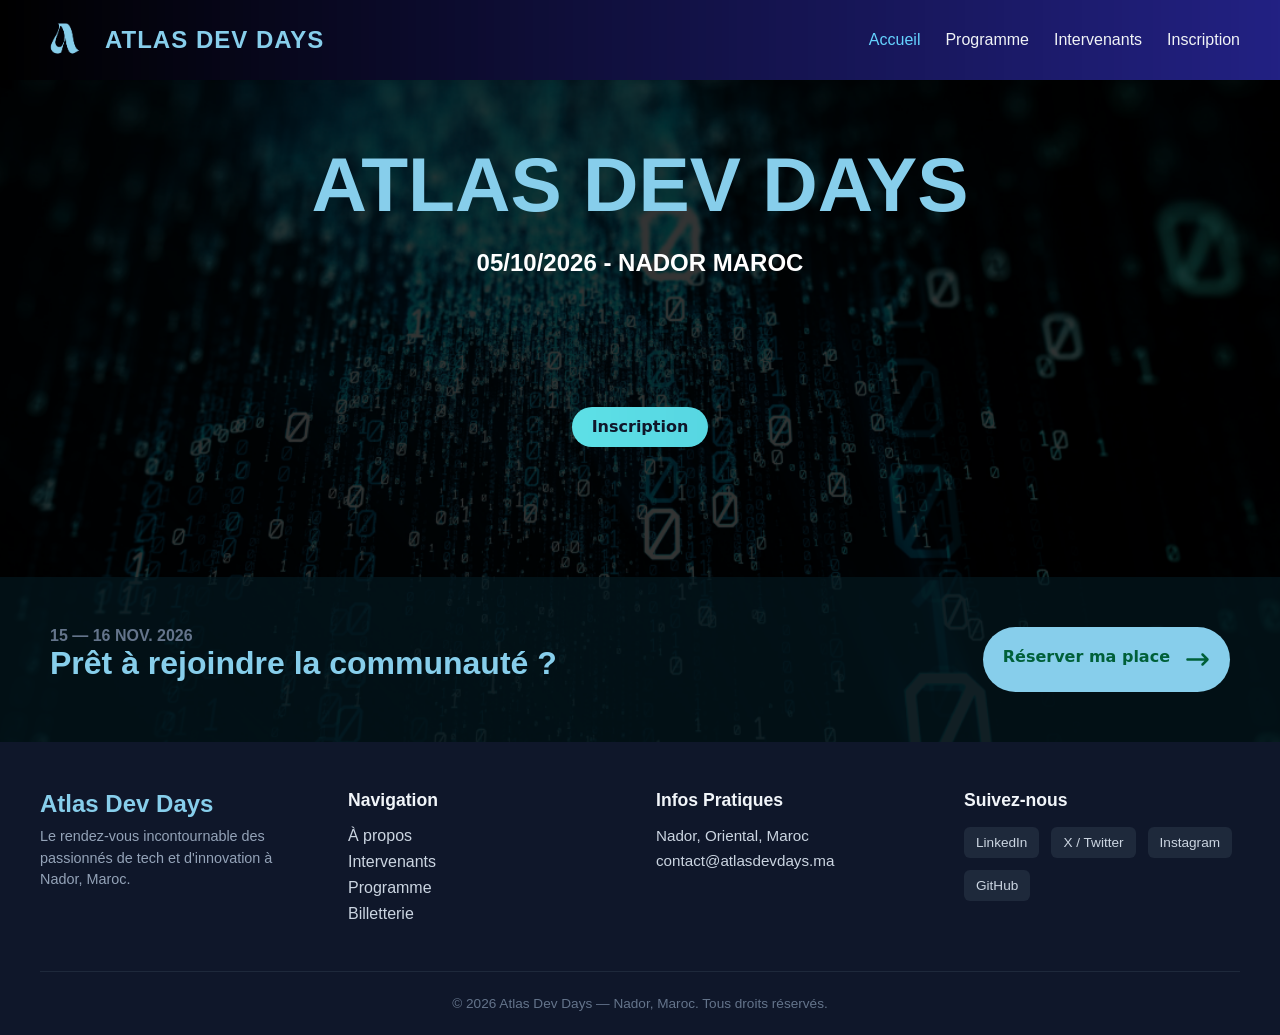
<file: index.html>
<!DOCTYPE html>
<html lang="en">
<head>
    <meta charset="UTF-8">
    <meta name="viewport" content="width=device-width, initial-scale=1.0">
    <title>atlas-dev-days</title>
     <link rel="stylesheet" href="style.css">
      <link rel="icon" type="image/.png" href="imges/Typographic_Geometric_Monogram_Professional_Modern_Logo__3_-removebg-preview.png">
</head>
<body>
  <header class="head">
        <img src="imges/Typographic_Geometric_Monogram_Professional_Modern_Logo__3_-removebg-preview.png" alt="" width="50" height="50">

        <h1>ATLAS DEV DAYS</h1>
      
        <div class="items">
            
            <a href="index.html" style="text-decoration: none;">
                <h3 style="color: #65d3ff;">Accueil</h3>
            </a>

             <a href="programme.html" style="text-decoration: none;">
                <h3>Programme</h3>
            </a>

            <a href="Intervenants.html" style="text-decoration: none;">
                <h3>Intervenants</h3>
            </a>
            
            <a href="Inscription.html" style="text-decoration: none;">
                <h3>Inscription</h3>
            </a>
            
        </div>
    </header>
    <nav class="Accueil">
        <h1>ATLAS DEV DAYS</h1>
        <h2>05/10/2026 - NADOR MAROC</h2>
        <div class="container">
          <a href="Inscription.html">
            <button>Inscription</button>
          </a>
        </div>
    </nav>
    <main class="main">
      <div>
        <h4>15 — 16 NOV. 2026</h4>
        <h1>Prêt à rejoindre la communauté ?</h1>
      </div>
      <div>
        <a href="Inscription.html">
          <button>Réserver ma place <img src="imges/arrow-right-long-solid-full (1).svg" alt="" width="40px" style="padding-left: 15px;"></button>
        </a>
      </div>
    </main>
    <footer class="footer">
  <div class="footer-container">
    
    <div class="footer-brand">
      
        <h3 class="footer-logo">Atlas Dev Days</h3>
        <p class="footer-tagline">
        Le rendez-vous incontournable des passionnés de tech et d'innovation à Nador, Maroc.
      </p>
    </div>

    
    <div class="footer-links">
      <h4>Navigation</h4>
      <ul>
        <li><a href="#about">À propos</a></li>
        <li><a href="#speakers">Intervenants</a></li>
        <li><a href="#schedule">Programme</a></li>
        <li><a href="#tickets">Billetterie</a></li>
      </ul>
    </div>

    <!-- Contact & Location -->
    <div class="footer-contact">
      <h4>Infos Pratiques</h4>
      <p>Nador, Oriental, Maroc</p>
      <p><a href="mailto:contact@atlasdevdays.ma">contact@atlasdevdays.ma</a></p>
    </div>

    <!-- Social Media -->
    <div class="footer-social">
      <h4>Suivez-nous</h4>
      <div class="social-icons">
        <a href="#" aria-label="LinkedIn">LinkedIn</a>
        <a href="#" aria-label="Twitter">X / Twitter</a>
        <a href="#" aria-label="Instagram">Instagram</a>
        <a href="#" aria-label="GitHub">GitHub</a>
      </div>
    </div>
  </div>

  <div class="footer-bottom">
    <p>&copy; 2026 Atlas Dev Days — Nador, Maroc. Tous droits réservés.</p>
  </div>
</footer>

</body>
</html>
</file>
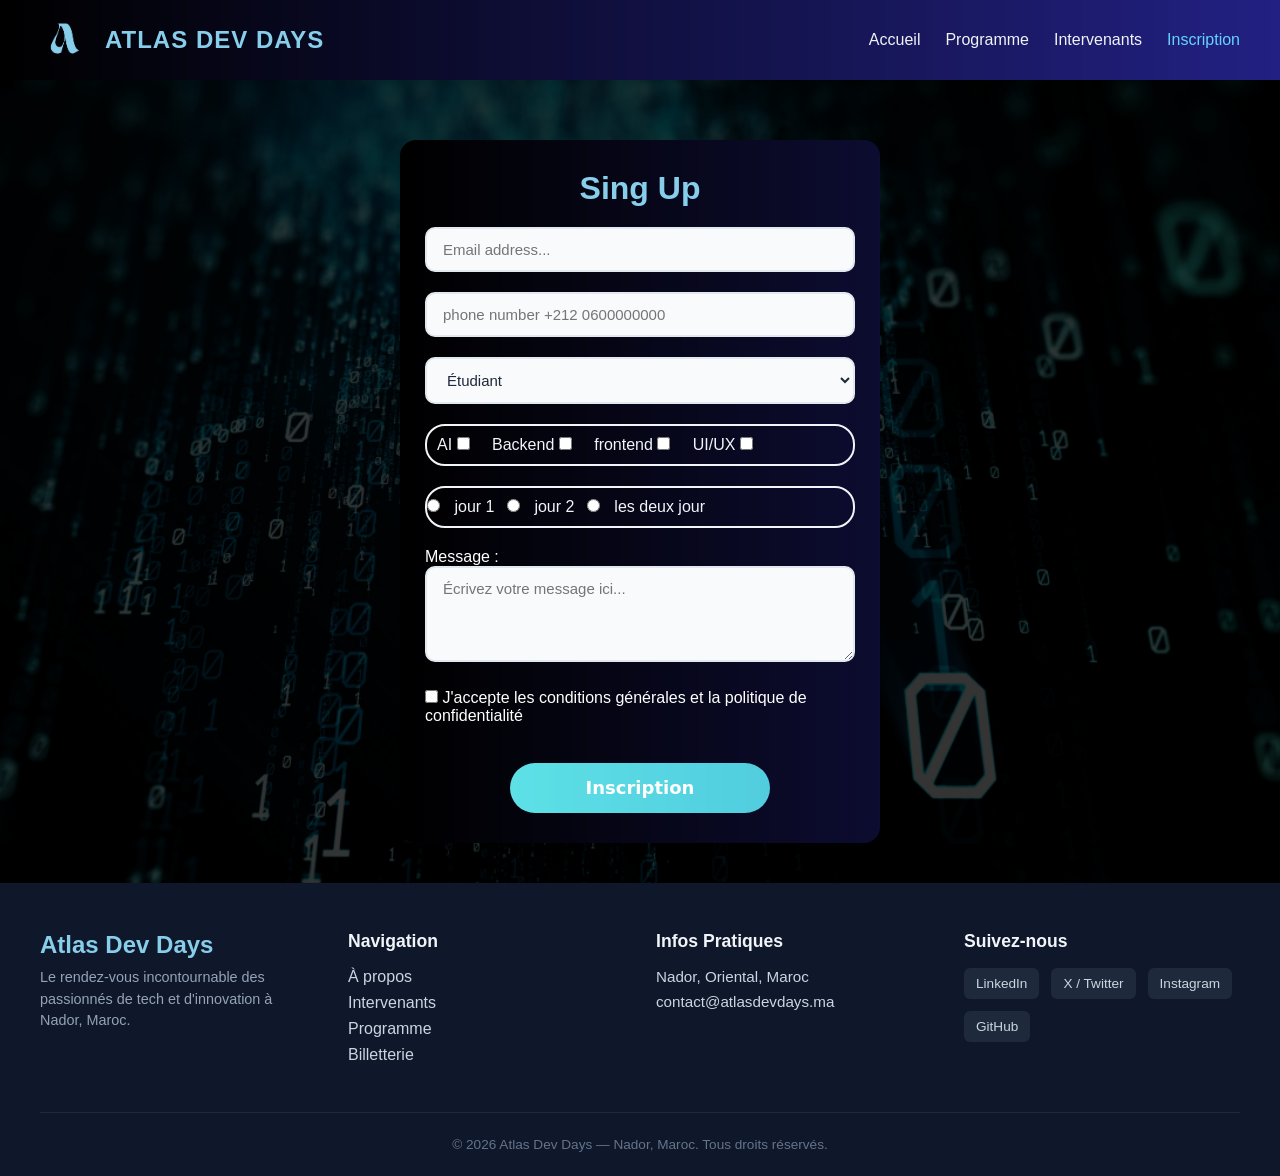
<file: Inscription.html>
<!DOCTYPE html>
<html lang="en">
<head>
    <meta charset="UTF-8">
    <meta name="viewport" content="width=device-width, initial-scale=1.0">
    <title>atlas-dev-days</title>
     <link rel="stylesheet" href="style.css">
     <link rel="icon" type="image/.png" href="imges/Typographic_Geometric_Monogram_Professional_Modern_Logo__3_-removebg-preview.png">
</head>
<body>
    <header class="head">
        <img src="imges/Typographic_Geometric_Monogram_Professional_Modern_Logo__3_-removebg-preview.png" alt="" width="50" height="50">
        <h1>ATLAS DEV DAYS</h1>
        <div class="items">
            
            <a href="index.html" style="text-decoration: none;">
                <h3>Accueil</h3>
            </a>

             <a href="programme.html" style="text-decoration: none;">
                <h3>Programme</h3>
            </a>

            <a href="Intervenants.html" style="text-decoration: none;">
                <h3>Intervenants</h3>
            </a>
            
            <a href="Inscription.html" style="text-decoration: none;">
                <h3  style="color: #65d3ff;">Inscription</h3>
            </a>
            
        </div>
    </header>
<nav>
    <div class="input-group">
        <h1>Sing Up</h1>
        <input type="email" placeholder="Email address..." class="modern-input" required>
        
        <input type="tel" placeholder="phone number +212 0600000000" class="modern-input" required>
        <select name="profil" id="profil" class="modern-input" required>
          <option value="">Étudiant</option>
          <option value="">Développeur</option>
          <option value="">Autre</option>
        </select>
        <div class="checkbox">
          <label for="">AI  <input type="checkbox" ></label>
          <label for="">Backend  <input type="checkbox" ></label>
          <label for="">frontend  <input type="checkbox" ></label>
          <label for="">UI/UX  <input type="checkbox"></label>
        </div>
        <div class="checkbox">
            <input type="radio" id="option1" name="my_choice" value="1" required>
            <label for="option1">jour 1</label>

            <input type="radio" id="option2" name="my_choice" value="2" required>
            <label for="option2">jour 2</label>

            <input type="radio" id="option3" name="my_choice" value="3" required>
            <label for="option3">les deux jour</label>
        </div>
      <form class="msg">
 
  <label for="message">Message :</label><br>
  <textarea id="message" name="message" rows="4" cols="50" placeholder="Écrivez votre message ici..."></textarea>
  <br><br>

    
    <input type="checkbox" id="consent" name="consent" required>
     <label for="consent">   J'accepte les conditions générales et la politique de confidentialité</label>
     <br><br>
   </form>
          
        <button>Inscription</button>
    </div>
</nav>
<footer class="footer">
  <div class="footer-container">
    
    <div class="footer-brand">
      
        <h3 class="footer-logo">Atlas Dev Days</h3>
        <p class="footer-tagline">
        Le rendez-vous incontournable des passionnés de tech et d'innovation à Nador, Maroc.
      </p>
    </div>

    
    <div class="footer-links">
      <h4>Navigation</h4>
      <ul>
        <li><a href="#about">À propos</a></li>
        <li><a href="#speakers">Intervenants</a></li>
        <li><a href="#schedule">Programme</a></li>
        <li><a href="#tickets">Billetterie</a></li>
      </ul>
    </div>

    <!-- Contact & Location -->
    <div class="footer-contact">
      <h4>Infos Pratiques</h4>
      <p>Nador, Oriental, Maroc</p>
      <p><a href="mailto:contact@atlasdevdays.ma">contact@atlasdevdays.ma</a></p>
    </div>

    <!-- Social Media -->
    <div class="footer-social">
      <h4>Suivez-nous</h4>
      <div class="social-icons">
        <a href="#" aria-label="LinkedIn">LinkedIn</a>
        <a href="#" aria-label="Twitter">X / Twitter</a>
        <a href="#" aria-label="Instagram">Instagram</a>
        <a href="#" aria-label="GitHub">GitHub</a>
      </div>
    </div>
  </div>

  <div class="footer-bottom">
    <p>&copy; 2026 Atlas Dev Days — Nador, Maroc. Tous droits réservés.</p>
  </div>
</footer>
</body>
</html>
</file>
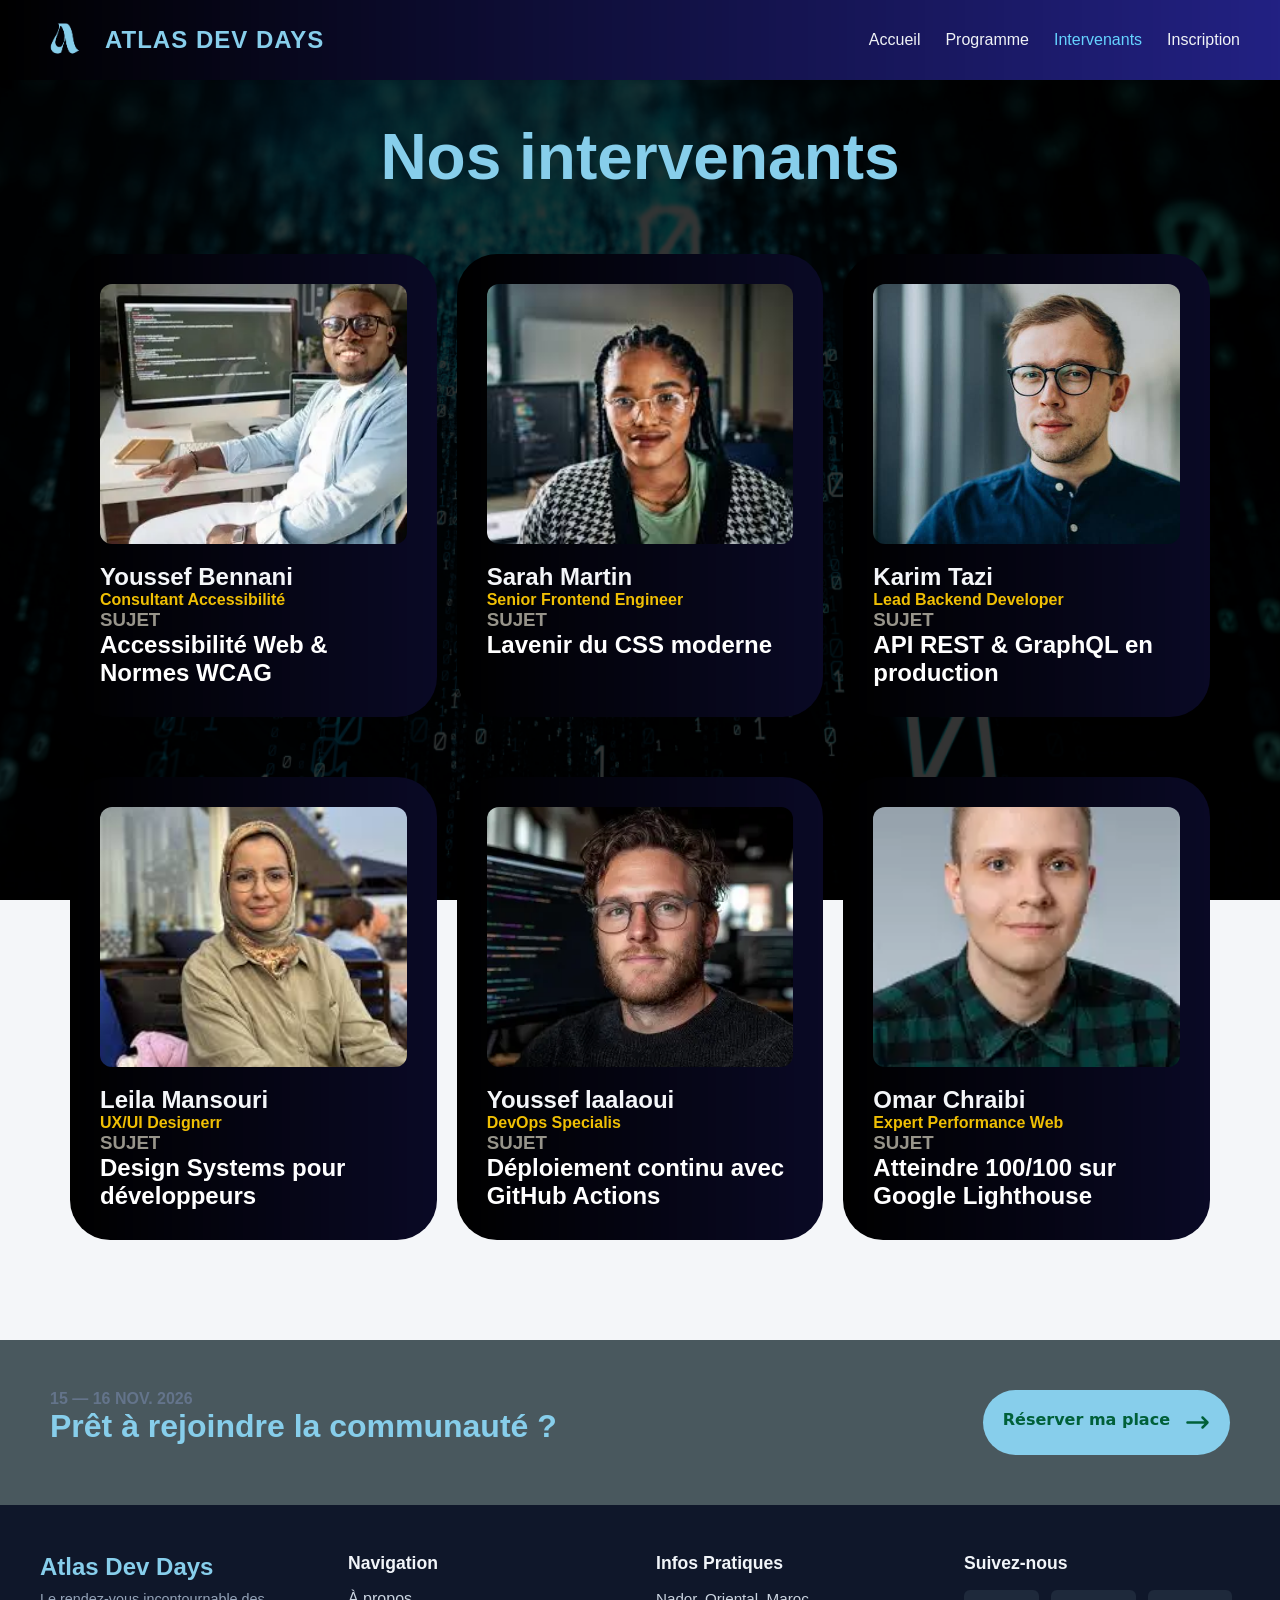
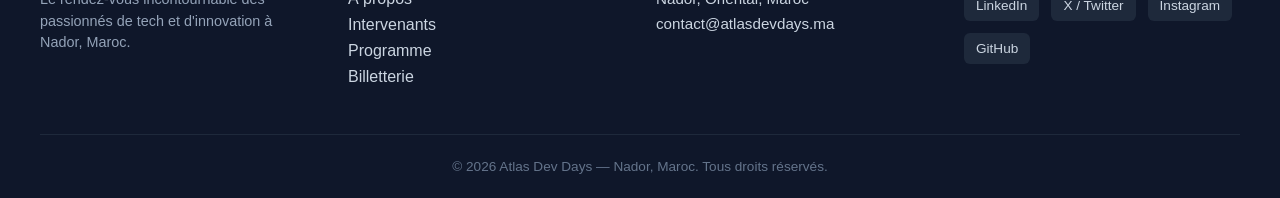
<file: Intervenants.html>
<!DOCTYPE html>
<html lang="en">
<head>
    <meta charset="UTF-8">
    <meta name="viewport" content="width=device-width, initial-scale=1.0">
    <title>atlas-dev-days</title>
     <link rel="stylesheet" href="style.css">
     <link rel="icon" type="image/.png" href="imges/Typographic_Geometric_Monogram_Professional_Modern_Logo__3_-removebg-preview.png">
</head>
<body>
    <header class="head">
        <img src="imges/Typographic_Geometric_Monogram_Professional_Modern_Logo__3_-removebg-preview.png" alt="" width="50" height="50">
        <h1>ATLAS DEV DAYS</h1>
        <div class="items">
            
            <a href="index.html" style="text-decoration: none;">
                <h3>Accueil</h3>
            </a>

             <a href="programme.html" style="text-decoration: none;">
                <h3>Programme</h3>
            </a>

            <a href="Intervenants.html" style="text-decoration: none;">
                <h3 style="color: #65d3ff;">Intervenants</h3>
            </a>
            
            <a href="Inscription.html" style="text-decoration: none;">
                <h3>Inscription</h3>
            </a>
            
        </div>
    </header>
    <div class="title"><h1>Nos intervenants</h1></div>
    
<nav class="Intervenants">

    <div>
        <img src="imges/OIP.webp" alt="">
        <h1>Youssef Bennani</h1>
        <h4>Consultant Accessibilité</h4>
        <h3>SUJET</h3>
        <h2>Accessibilité Web & Normes WCAG</h2>
    </div>
    <div>
        <img src="imges/oip 4.jpg" alt="">
        <h1>Sarah Martin</h1>
        <h4>Senior Frontend Engineer</h4>
        <h3>SUJET</h3>
        <h2>Lavenir du CSS moderne</h2>
    </div>
    <div>
        <img src="imges/oip3.jpg" alt="">
        <h1>Karim Tazi</h1>
        <h4>Lead Backend Developer</h4>
        <h3>SUJET</h3>
        <h2>API REST & GraphQL en production</h2>
    </div>
    <div>
        <img src="imges/oip 5.jpg" alt="">
        <h1>Leila Mansouri</h1>
        <h4>UX/UI Designerr</h4>
        <h3>SUJET</h3>
        <h2>Design Systems pour développeurs</h2>
    </div>
    <div>
        <img src="imges/OIP (1).webp" alt="">
        <h1>Youssef laalaoui</h1>
        <h4>DevOps Specialis</h4>
        <h3>SUJET</h3>
        <h2>Déploiement continu avec GitHub Actions</h2>
    </div>
    <div>
        <img src="imges/OIP (2).webp" alt="">
        <h1>Omar Chraibi</h1>
        <h4>Expert Performance Web</h4>
        <h3>SUJET</h3>
        <h2>Atteindre 100/100 sur Google Lighthouse</h2>
    </div>
</nav>
<main class="main">
      <div>
        <h4>15 — 16 NOV. 2026</h4>
        <h1>Prêt à rejoindre la communauté ?</h1>
      </div>
      <div>
        <a href="Inscription.html">
          <button>Réserver ma place <img src="imges/arrow-right-long-solid-full (1).svg" alt="" width="40px" style="padding-left: 15px;"></button>
        </a>
      </div>
    </main>
<footer class="footer">
  <div class="footer-container">
    
    <div class="footer-brand">
      
        <h3 class="footer-logo">Atlas Dev Days</h3>
        <p class="footer-tagline">
        Le rendez-vous incontournable des passionnés de tech et d'innovation à Nador, Maroc.
      </p>
    </div>

    
    <div class="footer-links">
      <h4>Navigation</h4>
      <ul>
        <li><a href="#about">À propos</a></li>
        <li><a href="#speakers">Intervenants</a></li>
        <li><a href="#schedule">Programme</a></li>
        <li><a href="#tickets">Billetterie</a></li>
      </ul>
    </div>

    <!-- Contact & Location -->
    <div class="footer-contact">
      <h4>Infos Pratiques</h4>
      <p>Nador, Oriental, Maroc</p>
      <p><a href="mailto:contact@atlasdevdays.ma">contact@atlasdevdays.ma</a></p>
    </div>

    <!-- Social Media -->
    <div class="footer-social">
      <h4>Suivez-nous</h4>
      <div class="social-icons">
        <a href="#" aria-label="LinkedIn">LinkedIn</a>
        <a href="#" aria-label="Twitter">X / Twitter</a>
        <a href="#" aria-label="Instagram">Instagram</a>
        <a href="#" aria-label="GitHub">GitHub</a>
      </div>
    </div>
  </div>

  <div class="footer-bottom">
    <p>&copy; 2026 Atlas Dev Days — Nador, Maroc. Tous droits réservés.</p>
  </div>
</footer>

</body>
</html>
</file>
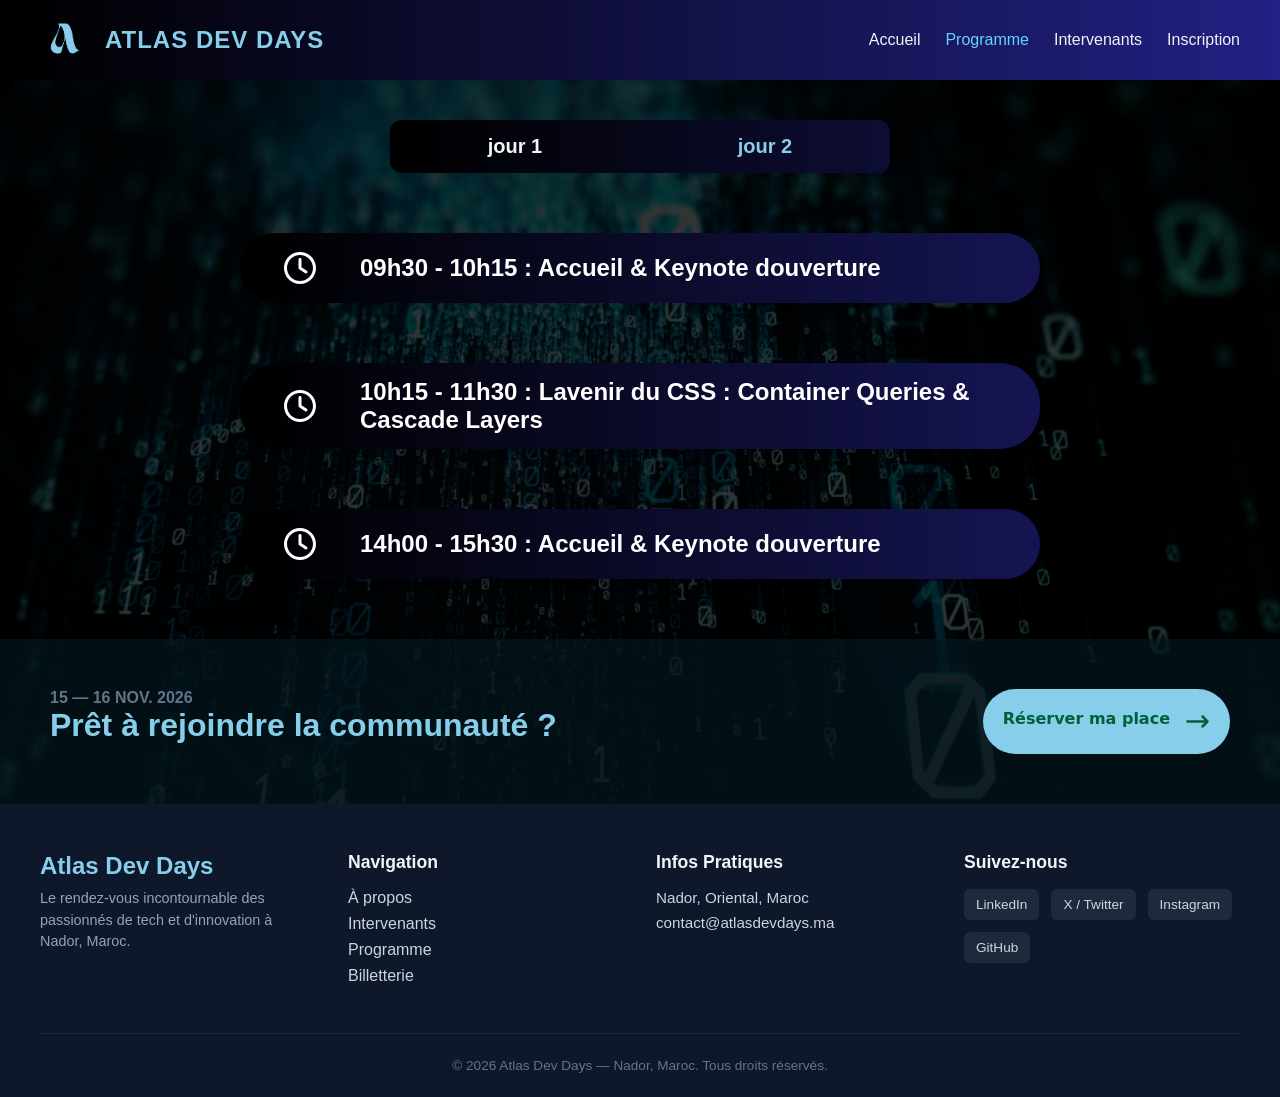
<file: jour2.html>
<!DOCTYPE html>
<html lang="en">
<head>
    <meta charset="UTF-8">
    <meta name="viewport" content="width=device-width, initial-scale=1.0">
    <title>atlas-dev-days</title>
     <link rel="stylesheet" href="style.css">
     <link rel="icon" type="image/.png" href="imges/Typographic_Geometric_Monogram_Professional_Modern_Logo__3_-removebg-preview.png">
</head>
<body>
    <header class="head">
        <img src="imges/Typographic_Geometric_Monogram_Professional_Modern_Logo__3_-removebg-preview.png" alt="" width="50" height="50">
        <h1>ATLAS DEV DAYS</h1>
        <div class="items">
            
            <a href="index.html" style="text-decoration: none;">
                <h3>Accueil</h3>
            </a>

             <a href="programme.html" style="text-decoration: none;">
                <h3   style="color: #65d3ff;">Programme</h3>
            </a>

            <a href="Intervenants.html" style="text-decoration: none;">
                <h3>Intervenants</h3>
            </a>
            
            <a href="Inscription.html" style="text-decoration: none;">
                <h3>Inscription</h3>
            </a>
            
        </div>
    </header>
        <div class="jour">
            <a href="programme.html" style="text-decoration: none;">
                <h1>jour 1</h1>
            </a>
            <h1 style="color: #87ceeb;">jour 2</h1>
        </div>
    <nav class="programme">

        
        
        <div>
            <img src="imges/clock-regular-full (1).svg" alt="" width="40" height="40" style="color: aliceblue;">
            <h1>09h30 - 10h15 : Accueil & Keynote douverture</h1>
        </div>
        <div>
            <img src="imges/clock-regular-full (1).svg" alt="" width="40" height="40" style="color: aliceblue;">
            <h1>10h15 - 11h30 : Lavenir du CSS : Container Queries & Cascade Layers</h1>
        </div>
        <div>
            <img src="imges/clock-regular-full (1).svg" alt="" width="40" height="40" style="color: aliceblue;">
            <h1>14h00 - 15h30 : Accueil & Keynote douverture</h1>
        </div>
    </nav>
<main class="main">
      <div>
        <h4>15 — 16 NOV. 2026</h4>
        <h1>Prêt à rejoindre la communauté ?</h1>
      </div>
      <div>
        <a href="Inscription.html">
          <button>Réserver ma place <img src="imges/arrow-right-long-solid-full (1).svg" alt="" width="40px" style="padding-left: 15px;"></button>
        </a>
      </div>
    </main>

 <footer class="footer">
  <div class="footer-container">
    
    <div class="footer-brand">
      
        <h3 class="footer-logo">Atlas Dev Days</h3>
        <p class="footer-tagline">
        Le rendez-vous incontournable des passionnés de tech et d'innovation à Nador, Maroc.
      </p>
    </div>

    
    <div class="footer-links">
      <h4>Navigation</h4>
      <ul>
        <li><a href="#about">À propos</a></li>
        <li><a href="#speakers">Intervenants</a></li>
        <li><a href="#schedule">Programme</a></li>
        <li><a href="#tickets">Billetterie</a></li>
      </ul>
    </div>

    <!-- Contact & Location -->
    <div class="footer-contact">
      <h4>Infos Pratiques</h4>
      <p>Nador, Oriental, Maroc</p>
      <p><a href="mailto:contact@atlasdevdays.ma">contact@atlasdevdays.ma</a></p>
    </div>

    <!-- Social Media -->
    <div class="footer-social">
      <h4>Suivez-nous</h4>
      <div class="social-icons">
        <a href="#" aria-label="LinkedIn">LinkedIn</a>
        <a href="#" aria-label="Twitter">X / Twitter</a>
        <a href="#" aria-label="Instagram">Instagram</a>
        <a href="#" aria-label="GitHub">GitHub</a>
      </div>
    </div>
  </div>

  <div class="footer-bottom">
    <p>&copy; 2026 Atlas Dev Days — Nador, Maroc. Tous droits réservés.</p>
  </div>
</footer>
</body>
</html>
</file>
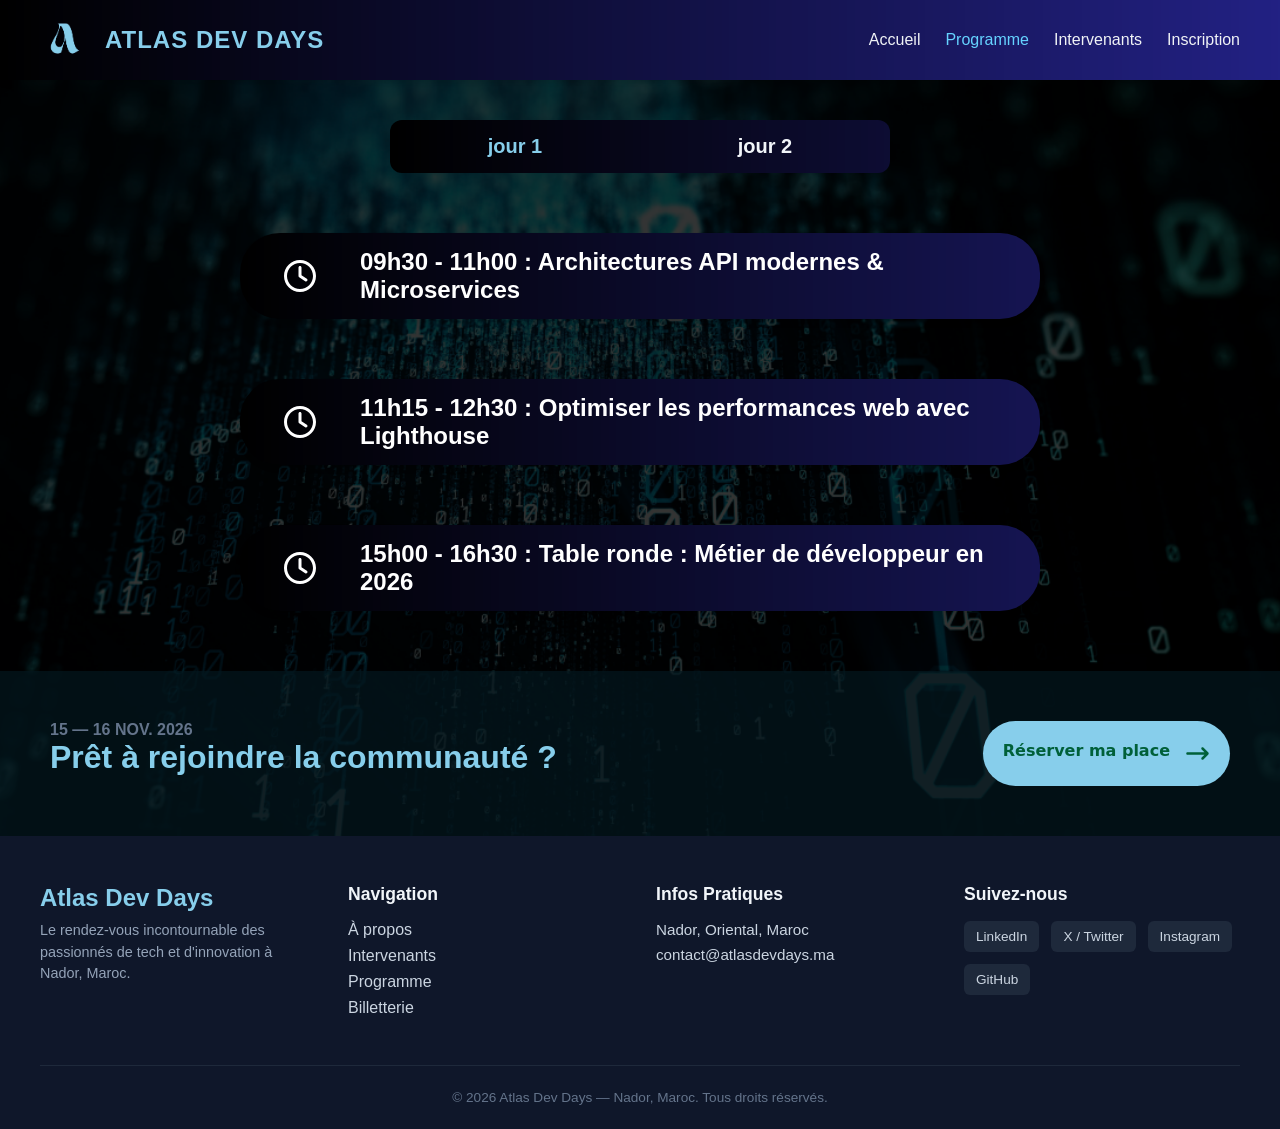
<file: programme.html>
<!DOCTYPE html>
<html lang="en">
<head>
    <meta charset="UTF-8">
    <meta name="viewport" content="width=device-width, initial-scale=1.0">
    <title>atlas-dev-days</title>
     <link rel="stylesheet" href="style.css">
     <link rel="icon" type="image/.png" href="imges/Typographic_Geometric_Monogram_Professional_Modern_Logo__3_-removebg-preview.png">
</head>
<body>
    <header class="head">
        <img src="imges/Typographic_Geometric_Monogram_Professional_Modern_Logo__3_-removebg-preview.png" alt="" width="50" height="50">
        <h1>ATLAS DEV DAYS</h1>
        <div class="items">
            
            <a href="index.html" style="text-decoration: none;">
                <h3>Accueil</h3>
            </a>

             <a href="programme.html" style="text-decoration: none;">
                <h3   style="color: #65d3ff;">Programme</h3>
            </a>

            <a href="Intervenants.html" style="text-decoration: none;">
                <h3>Intervenants</h3>
            </a>
            
            <a href="Inscription.html" style="text-decoration: none;">
                <h3>Inscription</h3>
            </a>
            
        </div>
    </header>
            <div class="jour">
            <h1 style="color: #87ceeb;">jour 1</h1>
            <a href="jour2.html" style="text-decoration: none;">
                <h1>jour 2</h1>
            </a>
            
        </div>
    <nav class="programme">

        
        
        <div>
            <img src="imges/clock-regular-full (1).svg" alt="" width="40" height="40" style="color: aliceblue;">
            <h1>09h30 - 11h00 : Architectures API modernes & Microservices</h1>
        </div>
        <div>
            <img src="imges/clock-regular-full (1).svg" alt="" width="40" height="40" style="color: aliceblue;">
            <h1>11h15 - 12h30 : Optimiser les performances web avec Lighthouse</h1>
        </div>
        <div>
            <img src="imges/clock-regular-full (1).svg" alt="" width="40" height="40" style="color: aliceblue;">
            <h1>15h00 - 16h30 : Table ronde : Métier de développeur en 2026</h1>
        </div>
        
    </nav>
<main class="main">
      <div>
        <h4>15 — 16 NOV. 2026</h4>
        <h1>Prêt à rejoindre la communauté ?</h1>
      </div>
      <div>
        <a href="Inscription.html">
          <button>Réserver ma place <img src="imges/arrow-right-long-solid-full (1).svg" alt="" width="40px" style="padding-left: 15px;"></button>
        </a>
      </div>
    </main>

 <footer class="footer">
  <div class="footer-container">
    
    <div class="footer-brand">
      
        <h3 class="footer-logo">Atlas Dev Days</h3>
        <p class="footer-tagline">
        Le rendez-vous incontournable des passionnés de tech et d'innovation à Nador, Maroc.
      </p>
    </div>

    
    <div class="footer-links">
      <h4>Navigation</h4>
      <ul>
        <li><a href="#about">À propos</a></li>
        <li><a href="#speakers">Intervenants</a></li>
        <li><a href="#schedule">Programme</a></li>
        <li><a href="#tickets">Billetterie</a></li>
      </ul>
    </div>

    <!-- Contact & Location -->
    <div class="footer-contact">
      <h4>Infos Pratiques</h4>
      <p>Nador, Oriental, Maroc</p>
      <p><a href="mailto:contact@atlasdevdays.ma">contact@atlasdevdays.ma</a></p>
    </div>

    <!-- Social Media -->
    <div class="footer-social">
      <h4>Suivez-nous</h4>
      <div class="social-icons">
        <a href="#" aria-label="LinkedIn">LinkedIn</a>
        <a href="#" aria-label="Twitter">X / Twitter</a>
        <a href="#" aria-label="Instagram">Instagram</a>
        <a href="#" aria-label="GitHub">GitHub</a>
      </div>
    </div>
  </div>

  <div class="footer-bottom">
    <p>&copy; 2026 Atlas Dev Days — Nador, Maroc. Tous droits réservés.</p>
  </div>
</footer>
</body>
</html>
</file>
<file: style.css>
* {
    margin: 0;
    padding: 0;
    box-sizing: border-box;
    font-family: 'Segoe UI', Tahoma, Geneva, Verdana, sans-serif;
}


body {
    background-color: #f4f6f9;
    min-height: 100vh;
}

.head {
    display: flex;
    align-items: center;
    justify-content: space-between;
    background-image: url('imges/Typographic\ Geometric\ Monogram\ Professional\ Modern\ Logo\ \(2\).png'); 
    color: #ffffff;
    padding: 15px 40px;
    box-shadow: 0 4px 6px -1px rgba(0, 0, 0, 0.1);
}


.head h1 {
    font-size: 1.5rem;
    font-weight: 700;
    letter-spacing: 1px;
    color: #87ceeb;
    margin-right: auto;
    margin-left: 15px;
    
}


.head img {
    border-radius: 20px; 
    object-fit: cover;

}

.items {
    display: flex;
    gap: 25px; 
    align-items: center;
}


.items h3 {
    font-size: 1rem;
    font-weight: 500;
    color: #f0f3f6;
    cursor: pointer;
    transition: color 0.3s ease, transform 0.2s ease;
}

.items h3:hover {
    color: #87ceeb; 
    transform: translateY(-2px);
}


body {
  background-image: url('imges/Untitled\ design.png');
  background-repeat: no-repeat;
  background-size: cover;
  background-position: center;
}

.main {
  display: flex;
  justify-content: space-between;
  margin: 0px;
  padding: 50px;
  background-color: #03171fb4;
}

.main h1{
  color: #87ceeb;
}

.main h4{
  color: #64748b;
}

.main button{
  background-color: #87ceeb;
  border: 0;
  border-radius: 100px;
  box-sizing: border-box;
  color: #006039;
  cursor: pointer;
  display: inline-flex;
  font-family: -apple-system, system-ui, system-ui, "Segoe UI", Roboto, "Helvetica Neue", "Fira Sans", Ubuntu, Oxygen, "Oxygen Sans", Cantarell, "Droid Sans", "Apple Color Emoji", "Segoe UI Emoji", "Segoe UI Symbol", "Lucida Grande", Helvetica, Arial, sans-serif;
  font-size: 16px;
  font-weight: 600;
  justify-content: center;
  line-height: 20px;
  max-width: 480px;
  min-height: 40px;
  min-width: 0px;
  overflow: hidden;
  padding: 0px;
  padding-left: 20px;
  padding-right: 20px;
  padding: 20px;
  text-align: center;
  touch-action: manipulation;
  transition: background-color 0.167s cubic-bezier(0.4, 0, 0.2, 1) 0s, box-shadow 0.167s cubic-bezier(0.4, 0, 0.2, 1) 0s, color 0.167s cubic-bezier(0.4, 0, 0.2, 1) 0s;
  user-select: none;
  -webkit-user-select: none;
  vertical-align: middle;
} 

.main button:hover{
  background-color: #0f172adb;
  color: #006039;
}



.Accueil h1 {
    color: #f1f5f9;
    text-align: center;
    margin-top: 90px;
    font-size: 80px;
}

.Accueil h2 {
    color: #ffffff;
    text-align: center;
    margin-top: 40px;
}


.container {
  display: flex;
  justify-content: center;
  align-items: center;
  height: 300px; 
}

.container button {
  align-items: center;
  background-image: url('imges/Typographic\ Geometric\ Monogram\ Professional\ Modern\ Logo\ \(1\).png');
  border: 0;
  border-radius: 100px;
  box-sizing: border-box;
  color: #0f172a;
  cursor: pointer;
  display: inline-flex;
  font-family: -apple-system, system-ui, system-ui, "Segoe UI", Roboto, "Helvetica Neue", "Fira Sans", Ubuntu, Oxygen, "Oxygen Sans", Cantarell, "Droid Sans", "Apple Color Emoji", "Segoe UI Emoji", "Segoe UI Symbol", "Lucida Grande", Helvetica, Arial, sans-serif;
  font-size: 16px;
  font-weight: 600;
  justify-content: center;
  line-height: 20px;
  max-width: 480px;
  min-height: 40px;
  min-width: 0px;
  overflow: hidden;
  padding: 0px;
  padding-left: 20px;
  padding-right: 20px;
  text-align: center;
  touch-action: manipulation;
  transition: background-color 0.167s cubic-bezier(0.4, 0, 0.2, 1) 0s, box-shadow 0.167s cubic-bezier(0.4, 0, 0.2, 1) 0s, color 0.167s cubic-bezier(0.4, 0, 0.2, 1) 0s;
  user-select: none;
  -webkit-user-select: none;
  vertical-align: middle;
}

.container button:hover { 
  background-image: url('imges/Typographic\ Geometric\ Monogram\ Professional\ Modern\ Logo\ \(2\).png');
  color: #87ceeb;
}

.footer {
    background-color: #0f172a;
    color: #f8fafc;
    padding: 3rem 1.5rem 1.5rem;
    font-family: system-ui, -apple-system, sans-serif;
  }

  .footer-container {
    max-width: 1200px;
    margin: 0 auto;
    display: grid;
    grid-template-columns: repeat(auto-fit, minmax(220px, 1fr));
    gap: 2rem;
  }

  .footer-logo {
    font-size: 1.5rem;
    font-weight: 700;
    color: #EFBF04;
    margin-bottom: 0.5rem;
  }

  

  .footer-tagline {
    color: #94a3b8;
    font-size: 0.9rem;
    line-height: 1.5;
  }

  .footer h4 {
    font-size: 1.1rem;
    margin-bottom: 1rem;
    color: #f1f5f9;
  }

  .footer-links ul {
    list-style: none;
    padding: 0;
    margin: 0;
  }

  .footer-links li {
    margin-bottom: 0.5rem;
  }

  .footer a {
    color: #cbd5e1;
    text-decoration: none;
    transition: color 0.2s;
  }

  .footer a:hover {
    color: #38bdf8;
  }

  .footer-contact p {
    color: #cbd5e1;
    margin-bottom: 0.5rem;
    font-size: 0.95rem;
  }

  .social-icons {
    display: flex;
    gap: 0.75rem;
    flex-wrap: wrap;
  }

  .social-icons a {
    background-color: #1e293b;
    padding: 0.5rem 0.75rem;
    border-radius: 6px;
    font-size: 0.85rem;
  }

  .social-icons a:hover {
    background-color: #334155;
  }

  .footer-bottom {
    max-width: 1200px;
    margin: 2.5rem auto 0;
    padding-top: 1.5rem;
    border-top: 1px solid #1e293b;
    text-align: center;
    color: #64748b;
    font-size: 0.85rem;
  }

/* programme */

.programme div {
    display: flex;
    align-items: center;
    margin-left: 60px;
    margin-top: 90px;
    margin-bottom: 70px;
    margin-right: 480px;
    background-color: #006039; 
    border-radius: 40px;
    color: #ffffff;
    padding: 15px 40px;
    box-shadow: 0 4px 6px -1px rgba(0, 0, 0, 0.1);
}
.programme div h1 {
    padding-left: 40px;
}

.jour {
    display: flex;
    align-items: center;
    background-color: #006039;
    border-radius: 12px;
    margin-left: 580px;
    margin-top: 60px;
    margin-bottom: 40px;
    margin-right: 580px;
    justify-content: space-between;
}

.jour h1 {
    padding-bottom: 20px;
    padding-left: 50px;
    padding-right: 50px;
    padding-top: 20px;
    font-size: 20px;
    color: #f1f5f9;
}

.jour h1:hover {
    color: #EFBF04; 
    transform: translateY(-2px);
}

/* intervenants */
.title h1{
    display: flex;
    align-items: center;
    justify-content: center;
    font-size: 70px;
    color: #EFBF04;
    margin-top: 40px;
}

.Intervenants {
    display: flex;
    flex-direction: row;
    gap: 20px;
    justify-content: center;
    flex-wrap: wrap;
    margin-left: 40px;
    margin-right: 40px;
    margin-top: 80px;
    margin-bottom: 80px;
   
}

.Intervenants div{
    flex: 1 1 calc(33.333% - 40px);
    max-width: calc(33.333% - 40px );
    box-sizing: border-box;
    background-color: #006039;
    border-radius: 40px;
    padding: 40px;
    padding-right: 20px;
    margin-bottom: 40px;
    
}

.Intervenants img{
  width: 300px;         
  height: 300px;        
  object-fit: cover;   
  border-radius: 8px;
}

.Intervenants h1{
    color: #f4f6f9;
}

.Intervenants h4{
    color: #EFBF04;
}

.Intervenants h3{
    color: #97948a;
}

.Intervenants h2{
    color: #ffff;
}

/*input */
.input-group h1{
  padding: 40px 40px;
  font-size: 80px;
  color: #EFBF04;
}
.input-group {

  place-items: center; 
  min-height: auto;
   display: block;    
  margin: 0 auto;    
  width: 100%;
  max-width: 620px;
  padding: 40px 40px;
  padding-bottom: 40px;
  border-radius: 8px;
  background-color: #006039;
  margin-bottom: 90px;
  margin-top: 100px;
  
}

.modern-input {
  width: 100%;
  padding: 12px 16px;
  font-size: 15px;
  color: #1e293b;
  background-color: #f8fafc;
  border: 2px solid #e2e8f0;
  border-radius: 10px;
  outline: none;
  transition: all 0.25s ease-in-out;
  margin-bottom: 60px;

}

/* Hover & Focus Effects */
.modern-input:hover {
  border-color: #cbd5e1;
}

.modern-input:focus {
  background-color: #ffffff;
  border-color: #EFBF04; /* Indigo accents */
  box-shadow: 0 0 0 4px rgba(99, 102, 241, 0.15);
}

.input-group button {
  align-items: center;
  background-color: #EFBF04;
  border: 0;
  border-radius: 100px;
  box-sizing: border-box;
  color: #006039;
  cursor: pointer;
  display: flex;
  font-family: -apple-system, system-ui, system-ui, "Segoe UI", Roboto, "Helvetica Neue", "Fira Sans", Ubuntu, Oxygen, "Oxygen Sans", Cantarell, "Droid Sans", "Apple Color Emoji", "Segoe UI Emoji", "Segoe UI Symbol", "Lucida Grande", Helvetica, Arial, sans-serif;
  

  font-size: 20px;          
  min-height: 60px;         
  padding: 12px 32px;       
  max-width: 300px;         
  width: 100%;              

  line-height: 24px;
  min-width: 0px;
  overflow: hidden;
  text-align: center;
  touch-action: manipulation;
  transition: background-color 0.167s cubic-bezier(0.4, 0, 0.2, 1) 0s, box-shadow 0.167s cubic-bezier(0.4, 0, 0.2, 1) 0s, color 0.167s cubic-bezier(0.4, 0, 0.2, 1) 0s;
  user-select: none;
  -webkit-user-select: none;
  vertical-align: middle;
  justify-content: center;

  /* --- Horizontal Centering --- */
  margin-top: 40px;
  margin-left: auto;
  margin-right: auto;
}

.input-group button:hover { 
  background-color: #d2e4dd;
  color: #EFBF04;
}

.checkbox{
    border: #f1f5f9 2px, solid;
    border-radius: 20px;
    padding-top: 10px;
    padding-bottom: 10px;
    margin-bottom: 20px;
}

.checkbox label{
    color: #f1f5f9;
    padding: 20px;
}

.checkbox input{
    border-radius: 100px;
    padding: 20px;
}

.msg textarea {
  width: 100%;
  padding: 12px 16px;
  font-size: 15px;
  color: #1e293b;
  background-color: #f8fafc;
  border: 2px solid #e2e8f0;
  border-radius: 10px;
  outline: none;
  transition: all 0.25s ease-in-out;
  margin-bottom: 5px;

}
.msg textarea:hover {
  border-color: #6eafff;
}

.msg textarea:focus {
  background-color: #ffffff;
  border-color: #87ceeb; 
  box-shadow: 0 0 0 4px rgba(99, 102, 241, 0.15);
}
.msg label{
    align-items: center;
    color: #ffffff;
    margin-bottom: 7px;
    padding-bottom: 10px;
}





/* =========================================================
  phone and ipad version
   ========================================================= */
* {
    margin: 0;
    padding: 0;
    box-sizing: border-box;
    font-family: 'Segoe UI', Tahoma, Geneva, Verdana, sans-serif;
}

body {
    background-color: #f4f6f9;
    background-image: url('imges/Untitled\ design.png');
    background-repeat: no-repeat;
    background-size: cover;
    background-position: center;
    background-attachment: fixed;
    min-height: 100vh;
}


/* =========================================================
   HEADER and NAVIGATION
   ========================================================= */
.head {
    display: flex;
    align-items: center;
    justify-content: space-between;
    background-image: url('imges/Typographic\ Geometric\ Monogram\ Professional\ Modern\ Logo\ \(2\).png'); 
    color: #ffffff;
    padding: 15px 40px;
    box-shadow: 0 4px 6px -1px rgba(0, 0, 0, 0.1);
}

.head h1 {
    font-size: 1.5rem;
    font-weight: 700;
    letter-spacing: 1px;
    color: #87ceeb;
    margin-right: auto;
    margin-left: 15px;
}

.head img {
    border-radius: 20px; 
    object-fit: cover;
}

.items {
    display: flex;
    gap: 25px; 
    align-items: center;
}

.items h3 {
    font-size: 1rem;
    font-weight: 500;
    color: #f0f3f6;
    cursor: pointer;
    transition: color 0.3s ease, transform 0.2s ease;
}

.items h3:hover {
    color: #87ceeb; 
    transform: translateY(-2px);
}


.nav-select-wrapper {
    display: none;
}

.nav-select {
    background-color: #EFBF04;
    color: #006039;
    font-weight: 600;
    font-size: 15px;
    padding: 8px 16px;
    border: none;
    border-radius: 20px;
    cursor: pointer;
    outline: none;
}

.nav-select option {
    background-color: #006039;
    color: #ffffff;
}



/* =========================================================
   PROGRAMME 
   ========================================================= */
.Accueil h1 {
    color: #87ceeb;
    text-align: center;
    margin-top: 60px;
    font-size: clamp(2.5rem, 6vw, 5rem); /* Scales smoothly across screens */
}

.Accueil h2 {
    color: #ffffff;
    text-align: center;
    margin-top: 20px;
    padding: 0 20px;
}

.programme div {
    display: flex;
    align-items: center;
    margin: 60px auto; 
    width: 90%;
    max-width: 800px;
    background-image: url('imges/Typographic\ Geometric\ Monogram\ Professional\ Modern\ Logo\ \(2\).png'); 
    border-radius: 40px;
    color: #ffffff;
    padding: 15px 40px;
    box-shadow: 0 4px 6px -1px rgba(0, 0, 0, 0.1);
}

.jour {
    display: flex;
    align-items: center;
    background-image: url('imges/Typographic\ Geometric\ Monogram\ Professional\ Modern\ Logo\ \(2\).png');
    border-radius: 12px;
    margin: 40px auto; 
    width: 90%;
    max-width: 500px;
    justify-content: space-around;
}

.jour h1 {
    padding: 15px 20px;
    font-size: 20px;
    color: #f1f5f9;
    cursor: pointer;
}

.jour h1:hover {
    color: #12b8ff; 
    transform: translateY(-2px);
}

/* =========================================================
    INTERVENANTS
   ========================================================= */
.title h1 {
    display: flex;
    align-items: center;
    justify-content: center;
    font-size: clamp(2rem, 5vw, 4.5rem);
    color: #87ceeb;
    margin-top: 40px;
}

.Intervenants {
    display: flex;
    gap: 20px;
    justify-content: center;
    flex-wrap: wrap;
    max-width: 1200px;
    margin: 60px auto;
    padding: 0 20px;
}

.Intervenants div {
    flex: 1 1 calc(33.333% - 20px);
    max-width: calc(33.333% - 20px);
    background-image: url('imges/Typographic\ Geometric\ Monogram\ Professional\ Modern\ Logo\ \(2\).png');
    border-radius: 40px;
    padding: 30px;
}

.Intervenants img {
    width: 100%;
    height: 260px;
    object-fit: cover;
    border-radius: 12px;
}

.Intervenants h1 { color: #f4f6f9; margin-top: 15px; }
.Intervenants h4 { color: #EFBF04; }
.Intervenants h3 { color: #97948a; }
.Intervenants h2 { color: #ffffff; }

/* =========================================================
   INPUT GROUP 
   ========================================================= */
.input-group {
    display: block;    
    margin: 60px auto 40px auto;    
    width: 90%;
    max-width: 480px;  
    padding: 30px 25px;
    border-radius: 16px;
    background-image: url('imges/Typographic\ Geometric\ Monogram\ Professional\ Modern\ Logo\ \(2\).png'); 
}

.input-group h1 {
    padding: 0 0 20px 0;
    font-size: 2rem;
    color: #87ceeb;
    text-align: center;
}

.modern-input {
    width: 100%;
    padding: 12px 16px;
    font-size: 15px;
    color: #1e293b;
    background-color: #f8fafc;
    border: 2px solid #e2e8f0;
    border-radius: 10px;
    outline: none;
    transition: all 0.25s ease-in-out;
    margin-bottom: 20px;
}

.modern-input:focus {
    background-color: #ffffff;
    border-color: #12b8ff;
    box-shadow: 0 0 0 4px rgba(239, 191, 4, 0.2);
}

.input-group button {
    align-items: center;
    background-image: url('imges/Typographic\ Geometric\ Monogram\ Professional\ Modern\ Logo\ \(1\).png');
    border: 0;
    border-radius: 100px;
    color: #ffff;
    cursor: pointer;
    display: flex;
    font-size: 18px;          
    min-height: 50px;         
    padding: 10px 24px;       
    width: 100%;              
    max-width: 260px;
    font-weight: 600;
    justify-content: center;
    margin: 20px auto 0 auto;
    transition: all 0.2s ease;
}

.input-group button:hover { 
    background-image: url('imges/Typographic\ Geometric\ Monogram\ Professional\ Modern\ Logo\ \(2\).png');
    color: #12b8ff;
}


.checkbox label{
    padding: 2px;
    padding-left: 10px;
    padding-right: 8px;
}

/* =========================================================
   FOOTER
   ========================================================= */
.footer {
    background-color: #0f172a;
    color: #f8fafc;
    padding: 3rem 1.5rem 1.5rem;
}

.footer-container {
    max-width: 1200px;
    margin: 0 auto;
    display: grid;
    grid-template-columns: repeat(auto-fit, minmax(220px, 1fr));
    gap: 2rem;
}

.footer-logo {
    font-size: 1.5rem;
    font-weight: 700;
    color: #87ceeb;
    margin-bottom: 0.5rem;
}

.footer-tagline { color: #94a3b8; font-size: 0.9rem; }
.footer h4 { font-size: 1.1rem; margin-bottom: 1rem; color: #f1f5f9; }
.footer-links ul { list-style: none; }
.footer-links li { margin-bottom: 0.5rem; }
.footer a { color: #cbd5e1; text-decoration: none; }
.footer a:hover { color: #38bdf8; }
.footer-contact p { color: #cbd5e1; margin-bottom: 0.5rem; }
.social-icons { display: flex; gap: 0.75rem; flex-wrap: wrap; }
.social-icons a { background-color: #1e293b; padding: 0.5rem 0.75rem; border-radius: 6px; }
.footer-bottom {
    max-width: 1200px;
    margin: 2.5rem auto 0;
    padding-top: 1.5rem;
    border-top: 1px solid #1e293b;
    text-align: center;
    color: #64748b;
}

/* =========================================================
   IPAD 
   ========================================================= */
@media screen and (max-width: 1024px) {
     .head {
      display: block;
      justify-content: center;
      align-items: center;
      text-align: center;
     }
     .items {
      padding-top: 20px;
      display: flex;
      gap: 15px; 
      align-items: center;
      text-align: center;
      justify-content: center;
     }
     
    .nav-select-wrapper {
        display: block; 
    }

    .Intervenants div {
        flex: 1 1 calc(50% - 20px);
        max-width: calc(50% - 20px); 
    }
}

/* =========================================================
   MOBILE
   ========================================================= */
@media screen and (max-width: 600px) {
    .head {
        padding: 12px 20px;
    }
    
    .main {
      display: block;
      justify-content: center;
    }

    .main button{
      margin-top: 20px;
    }

    .programme div {
        flex-direction: column;
        text-align: center;
        padding: 20px;
    }

    .programme div h1 {
        padding-left: 0;
        margin-top: 10px;
    }

    .jour {
        flex-direction: column;
        gap: 5px;
    }

    .Intervenants div {
        flex: 1 1 100%;
        max-width: 100%; 
    }

    .footer-container {
        grid-template-columns: 1fr;
        text-align: center;
    }

    .social-icons {
        justify-content: center;
    }
}
</file>
